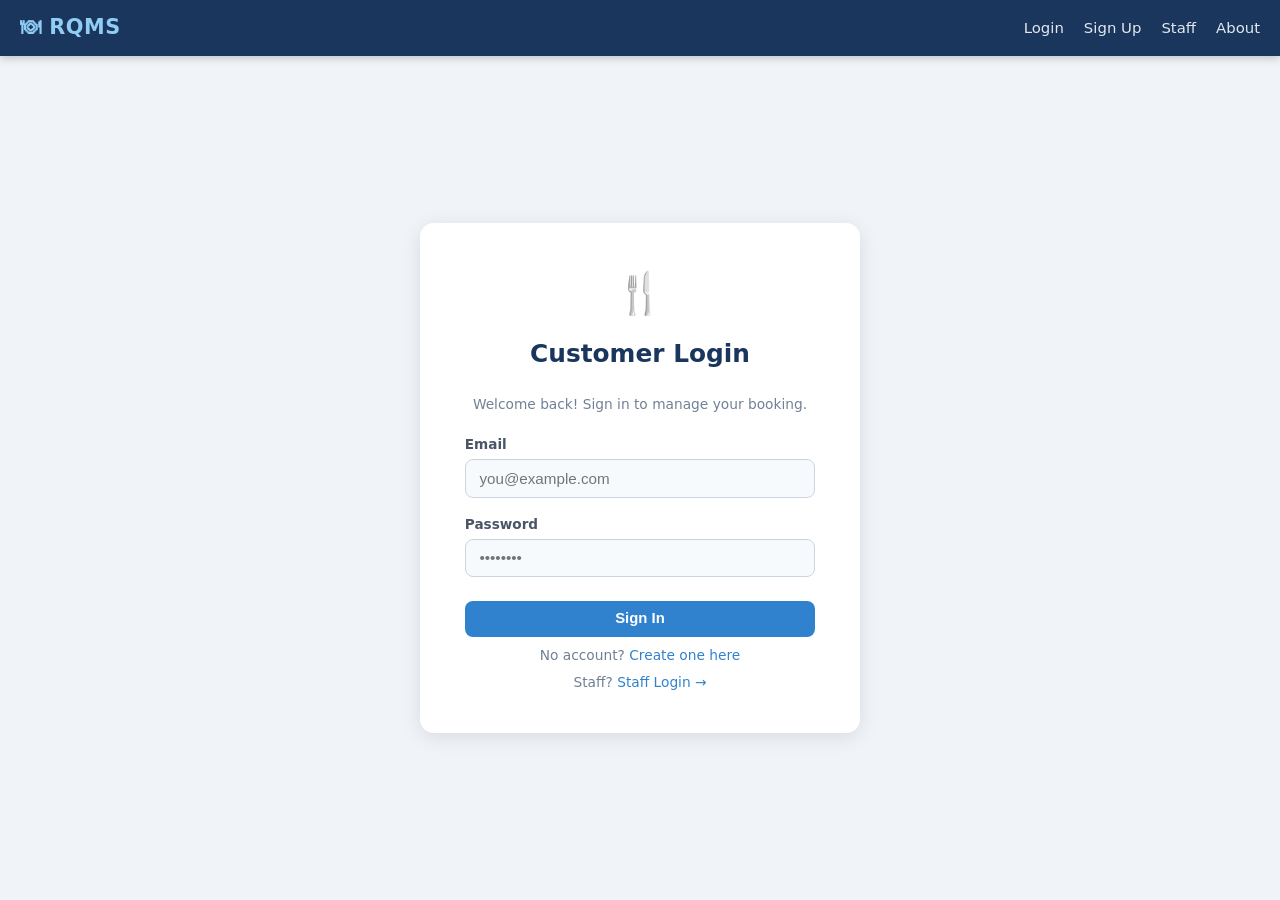
<file: view/index.html>
<!DOCTYPE html>
<html lang="en">
<head>
  <meta charset="UTF-8">
  <meta name="viewport" content="width=device-width, initial-scale=1.0">
  <title>RQMS – Customer Login</title>
  <link rel="stylesheet" href="css/base.css">
</head>
<body>

<nav>
  <span class="brand">🍽 RQMS</span>
  <ul>
    <li><a href="index.html">Login</a></li>
    <li><a href="signup.html">Sign Up</a></li>
    <li><a href="admin-login.html">Staff</a></li>
    <li><a href="aboutus.html">About</a></li>
  </ul>
</nav>

<div class="auth-wrapper">
  <div class="auth-card">
    <div style="text-align:center; margin-bottom:0.75rem; font-size:2.5rem;">🍴</div>
    <h1>Customer Login</h1>
    <p class="auth-footer text-muted" style="margin-bottom:1.2rem;">Welcome back! Sign in to manage your booking.</p>

    <div class="form-group">
      <label>Email</label>
      <input type="email" id="email" placeholder="you@example.com" autocomplete="email">
    </div>
    <div class="form-group">
      <label>Password</label>
      <input type="password" id="pw" placeholder="••••••••" autocomplete="current-password">
    </div>

    <div id="msg" class="msg-box" style="display:none"></div>

    <button class="btn btn-primary btn-full" onclick="login()">Sign In</button>

    <p class="auth-footer mt-1">No account? <a href="signup.html">Create one here</a></p>
    <p class="auth-footer" style="margin-top:0.4rem;">Staff? <a href="admin-login.html">Staff Login →</a></p>
  </div>
</div>

<script src="js/login.js"></script>
</body>
</html>
</file>
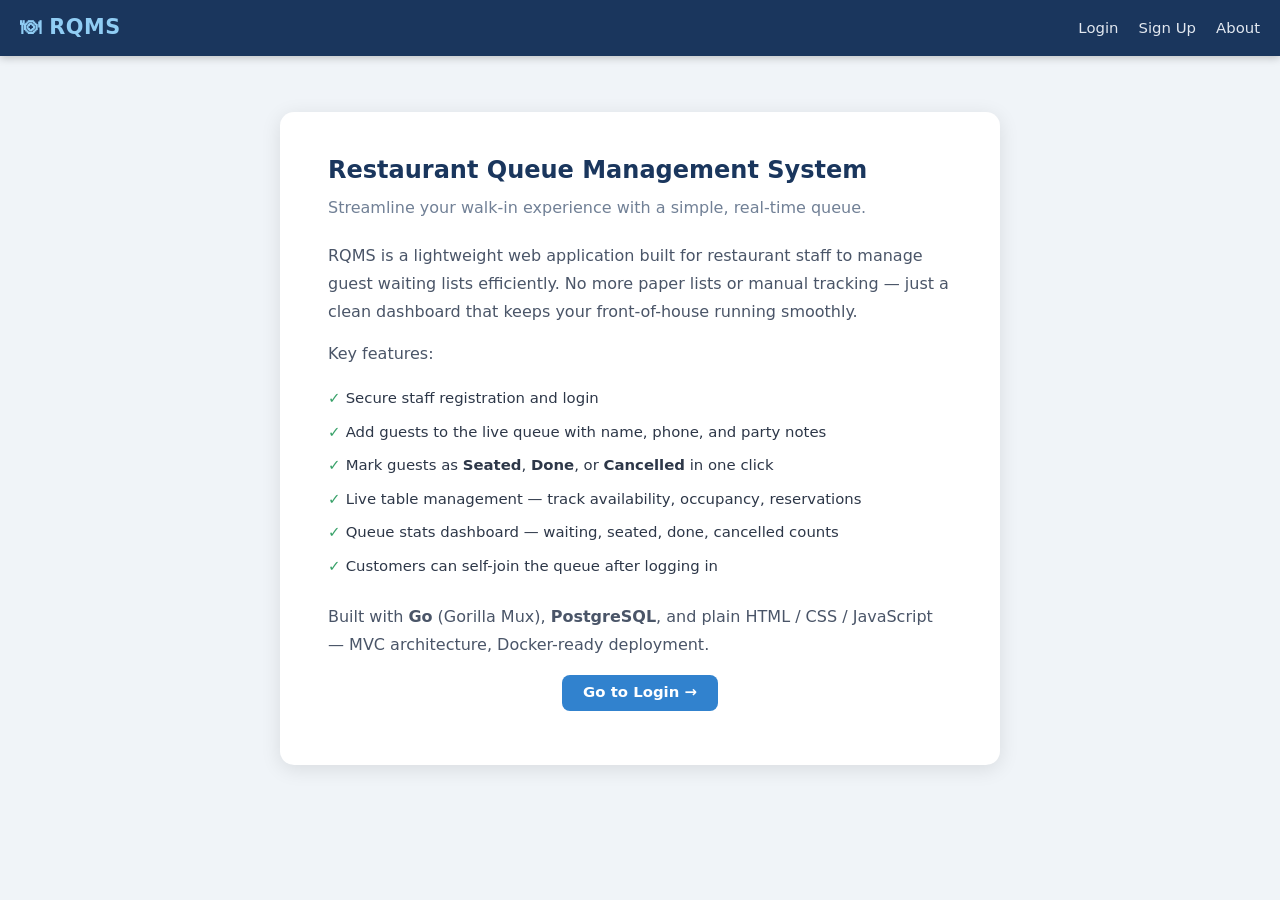
<file: view/aboutus.html>
<!DOCTYPE html>
<html lang="en">
<head>
  <meta charset="UTF-8">
  <meta name="viewport" content="width=device-width, initial-scale=1.0">
  <title>RQMS – About</title>
  <link rel="stylesheet" href="css/base.css">
</head>
<body>

<nav>
  <span class="brand">🍽 RQMS</span>
  <ul>
    <li><a href="index.html">Login</a></li>
    <li><a href="signup.html">Sign Up</a></li>
    <li><a href="aboutus.html">About</a></li>
  </ul>
</nav>

<div style="padding: 1.5rem 1rem;">
  <div class="about-card">
    <h1>Restaurant Queue Management System</h1>
    <p class="subtitle">Streamline your walk-in experience with a simple, real-time queue.</p>

    <p>
      RQMS is a lightweight web application built for restaurant staff to manage
      guest waiting lists efficiently. No more paper lists or manual tracking —
      just a clean dashboard that keeps your front-of-house running smoothly.
    </p>

    <p>Key features:</p>
    <ul class="feature-list">
      <li>Secure staff registration and login</li>
      <li>Add guests to the live queue with name, phone, and party notes</li>
      <li>Mark guests as <strong>Seated</strong>, <strong>Done</strong>, or <strong>Cancelled</strong> in one click</li>
      <li>Live table management — track availability, occupancy, reservations</li>
      <li>Queue stats dashboard — waiting, seated, done, cancelled counts</li>
      <li>Customers can self-join the queue after logging in</li>
    </ul>

    <p>
      Built with <strong>Go</strong> (Gorilla Mux), <strong>PostgreSQL</strong>,
      and plain HTML / CSS / JavaScript — MVC architecture, Docker-ready deployment.
    </p>

    <p class="text-center mt-2">
      <a href="index.html" class="btn btn-primary">Go to Login →</a>
    </p>
  </div>
</div>

</body>
</html>
</file>
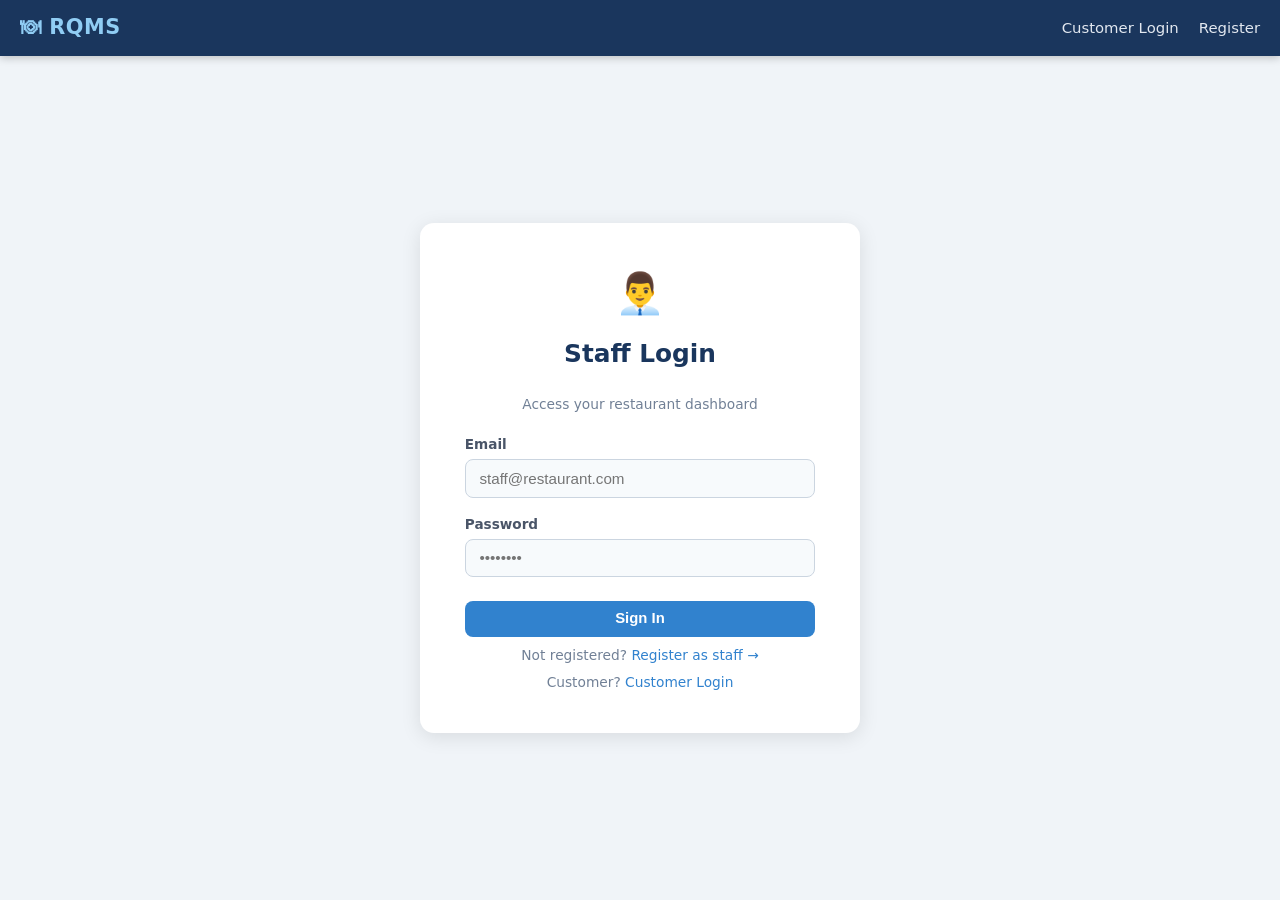
<file: view/admin-dashboard.html>
<!DOCTYPE html>
<html lang="en">
<head>
  <meta charset="UTF-8">
  <meta name="viewport" content="width=device-width, initial-scale=1.0">
  <title>RQMS – Admin Dashboard</title>
  <link rel="stylesheet" href="css/base.css">
</head>
<body>

<nav>
  <span class="brand">🍽 RQMS Admin</span>
  <ul>
    <li><span id="navStaff" style="color:#90cdf4; font-size:0.82rem;"></span></li>
    <li><a href="manage-tables.html">Manage Tables</a></li>
    <li><a href="admin-login.html" onclick="adminLogout()">Logout</a></li>
  </ul>
</nav>

<div class="dashboard" style="max-width:1200px;">

  <!-- Stats -->
  <div class="stats-grid" id="statsGrid"></div>

  <!-- Tabs -->
  <div class="tab-bar">
    <button class="tab-btn active" onclick="showTab('queue', this)">📋 Queue</button>
    <button class="tab-btn" onclick="showTab('tables', this)">🪑 Tables</button>
    <button class="tab-btn" onclick="showTab('staff', this)">👥 Staff</button>
  </div>

  <!-- Queue Tab -->
  <div id="tab-queue" class="tab-content panel">
    <div class="filter-row">
      <h3>Queue Management</h3>
      <div class="filter-actions">
        <select id="filterStatus" onchange="loadQueue()" class="filter-select">
          <option value="">All Status</option>
          <option value="waiting">Waiting</option>
          <option value="seated">Seated</option>
          <option value="done">Done</option>
          <option value="cancelled">Cancelled</option>
        </select>
        <button class="btn btn-primary btn-sm" onclick="loadQueue()">🔄 Refresh</button>
      </div>
    </div>
    <div class="table-wrap" id="queueTable"></div>
  </div>

  <!-- Tables Tab -->
  <div id="tab-tables" class="tab-content panel" style="display:none;">
    <div class="filter-row">
      <h3>Table Status</h3>
      <div class="filter-actions">
        <a href="manage-tables.html" class="btn btn-success btn-sm">⚙️ Add/Remove Tables</a>
        <button class="btn btn-primary btn-sm" onclick="loadTables()">🔄 Refresh</button>
      </div>
    </div>
    <div class="tables-grid" id="tablesGrid"></div>
  </div>

  <!-- Staff Tab -->
  <div id="tab-staff" class="tab-content panel" style="display:none;">
    <div class="filter-row">
      <h3>Staff Members</h3>
      <a href="admin-register.html" class="btn btn-success btn-sm">+ Add Staff</a>
    </div>
    <div class="table-wrap" id="staffTable"></div>
  </div>

</div>

<!-- Seat Modal -->
<div id="seatModal" class="modal-overlay" style="display:none;">
  <div class="modal-box">
    <h3>Assign Table</h3>
    <p class="text-muted" style="margin-bottom:1rem; font-size:0.88rem;">Select an available table for this guest</p>
    <input type="hidden" id="seatUserId">
    <div class="form-group">
      <label>Table Number</label>
      <select id="seatTableNo"></select>
    </div>
    <div class="modal-actions">
      <button class="btn btn-success" onclick="confirmSeat()">✅ Confirm</button>
      <button class="btn btn-danger"  onclick="closeModal()">Cancel</button>
    </div>
  </div>
</div>

<script src="js/admin-dashboard.js"></script>
</body>
</html>
</file>
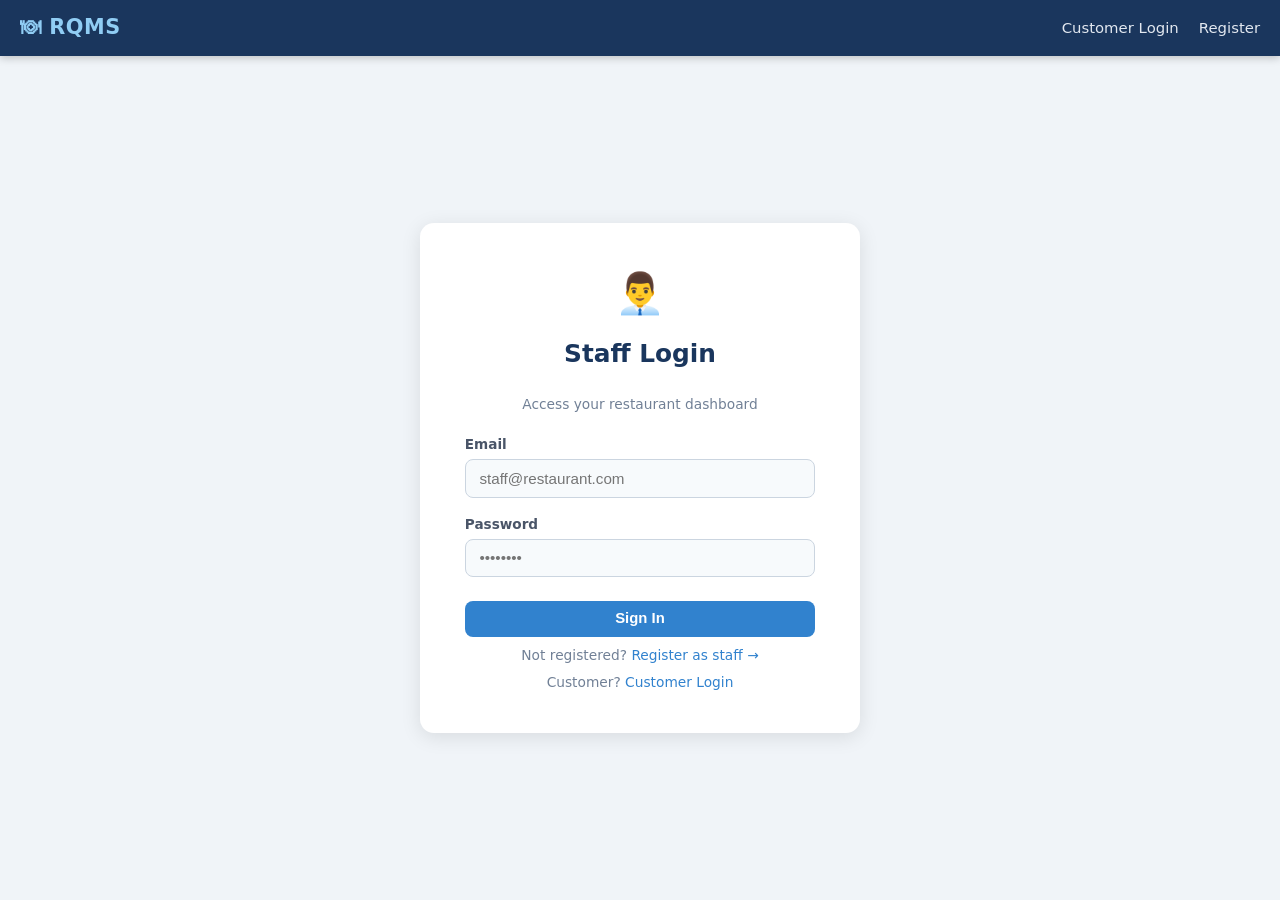
<file: view/admin-login.html>
<!DOCTYPE html>
<html lang="en">
<head>
  <meta charset="UTF-8">
  <meta name="viewport" content="width=device-width, initial-scale=1.0">
  <title>RQMS – Staff Login</title>
  <link rel="stylesheet" href="css/base.css">
</head>
<body>

<nav>
  <span class="brand">🍽 RQMS</span>
  <ul>
    <li><a href="index.html">Customer Login</a></li>
    <li><a href="admin-register.html">Register</a></li>
  </ul>
</nav>

<div class="auth-wrapper">
  <div class="auth-card">
    <div style="text-align:center; margin-bottom:0.75rem; font-size:2.5rem;">👨‍💼</div>
    <h1>Staff Login</h1>
    <p class="auth-footer text-muted" style="margin-bottom:1.2rem;">Access your restaurant dashboard</p>

    <div class="form-group">
      <label>Email</label>
      <input type="email" id="email" placeholder="staff@restaurant.com" autocomplete="email">
    </div>
    <div class="form-group">
      <label>Password</label>
      <input type="password" id="pw" placeholder="••••••••" autocomplete="current-password">
    </div>

    <div id="msg" class="msg-box" style="display:none"></div>

    <button class="btn btn-primary btn-full" onclick="staffLogin()">Sign In</button>

    <p class="auth-footer mt-1">Not registered? <a href="admin-register.html">Register as staff →</a></p>
    <p class="auth-footer" style="margin-top:0.4rem;">Customer? <a href="index.html">Customer Login</a></p>
  </div>
</div>

<script src="js/admin-login.js"></script>
</body>
</html>
</file>
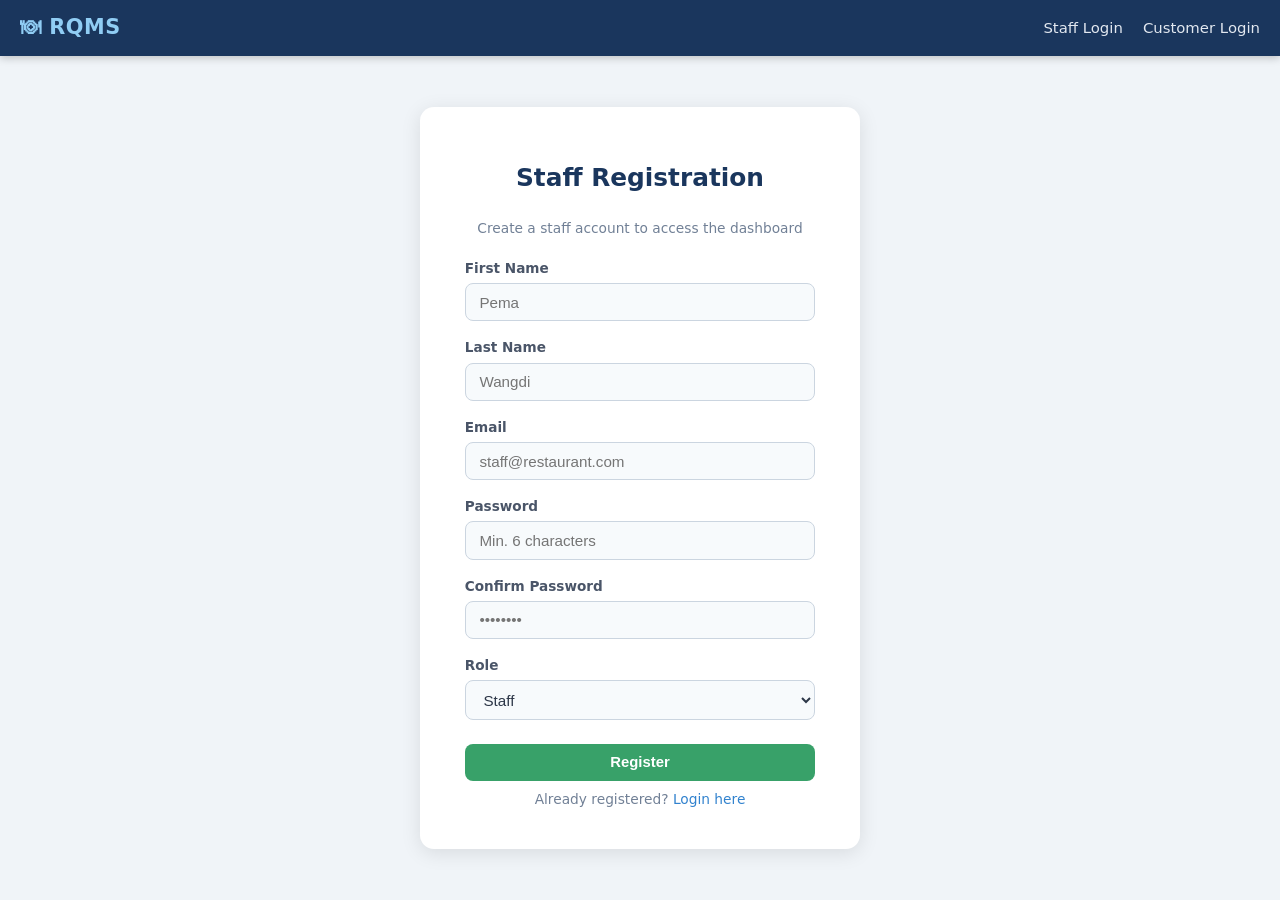
<file: view/admin-register.html>
<!DOCTYPE html>
<html lang="en">
<head>
  <meta charset="UTF-8">
  <meta name="viewport" content="width=device-width, initial-scale=1.0">
  <title>RQMS – Staff Register</title>
  <link rel="stylesheet" href="css/base.css">
</head>
<body>

<nav>
  <span class="brand">🍽 RQMS</span>
  <ul>
    <li><a href="admin-login.html">Staff Login</a></li>
    <li><a href="index.html">Customer Login</a></li>
  </ul>
</nav>

<div class="auth-wrapper">
  <div class="auth-card">
    <div style="text-align:center; margin-bottom:0.75rem; font-size:2.2rem;"></div>
    <h1>Staff Registration</h1>
    <p class="auth-footer text-muted" style="margin-bottom:1.2rem;">Create a staff account to access the dashboard</p>

    <div class="form-group">
      <label>First Name</label>
      <input type="text" id="fname" placeholder="Pema" autocomplete="given-name">
    </div>
    <div class="form-group">
      <label>Last Name</label>
      <input type="text" id="lname" placeholder="Wangdi" autocomplete="family-name">
    </div>
    <div class="form-group">
      <label>Email</label>
      <input type="email" id="email" placeholder="staff@restaurant.com" autocomplete="email">
    </div>
    <div class="form-group">
      <label>Password</label>
      <input type="password" id="pw1" placeholder="Min. 6 characters" autocomplete="new-password">
    </div>
    <div class="form-group">
      <label>Confirm Password</label>
      <input type="password" id="pw2" placeholder="••••••••" autocomplete="new-password">
    </div>
    <div class="form-group">
      <label>Role</label>
      <select id="role">
        <option value="staff">Staff</option>
        <option value="manager">Manager</option>
        <option value="admin">Admin</option>
      </select>
    </div>

    <div id="msg" class="msg-box" style="display:none"></div>

    <button class="btn btn-success btn-full" onclick="staffRegister()">Register</button>

    <p class="auth-footer mt-1">Already registered? <a href="admin-login.html">Login here</a></p>
  </div>
</div>

<script src="js/admin-register.js"></script>
</body>
</html>
</file>
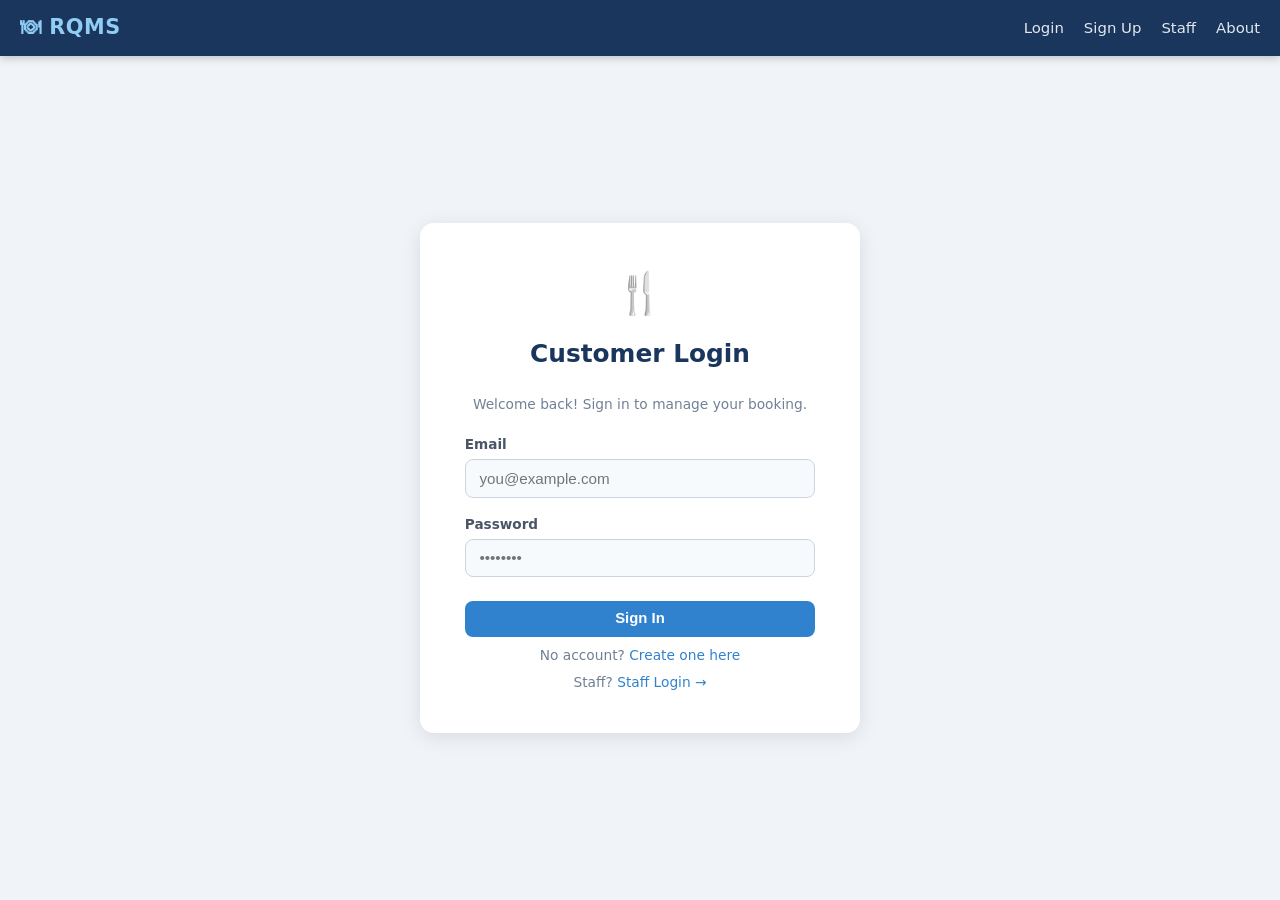
<file: view/home.html>
<!DOCTYPE html>
<html lang="en">
<head>
  <meta charset="UTF-8">
  <meta name="viewport" content="width=device-width, initial-scale=1.0">
  <title>RQMS – My Booking</title>
  <link rel="stylesheet" href="css/base.css">
</head>
<body>

<nav>
  <span class="brand">🍽 RQMS</span>
  <ul>
    <li id="navProfileChip"></li>
  </ul>
</nav>

<div class="dashboard">
  <h2>🪑 Join the Queue</h2>

  <div class="panel">
    <h3>Add Your Booking</h3>
    <p class="field-locked-hint"> Your account details are pre-filled. Only <strong>Special Note</strong> and <strong>Preferred Time</strong> can be changed.</p>

    <div class="inline-form">
      <div class="form-group">
        <label>First Name *</label>
        <div class="input-locked-wrap">
          <input type="text" id="fname" placeholder="Kinley" autocomplete="given-name">
          <span class="lock-icon"></span>
        </div>
      </div>
      <div class="form-group">
        <label>Last Name *</label>
        <div class="input-locked-wrap">
          <input type="text" id="lname" placeholder="Dorji" autocomplete="family-name">
          <span class="lock-icon"></span>
        </div>
      </div>
      <div class="form-group">
        <label>Email *</label>
        <div class="input-locked-wrap">
          <input type="email" id="email" placeholder="you@example.com" autocomplete="email">
          <span class="lock-icon"></span>
        </div>
      </div>
      <div class="form-group">
        <label>Phone *</label>
        <input type="tel" id="phone" placeholder="+975 17xxxxxx" autocomplete="tel">
      </div>
      <div class="form-group">
        <label>Special Note <span class="editable-tag">Editable</span></label>
        <input type="text" id="note" placeholder="e.g. window seat, allergy…">
      </div>
      <div class="form-group">
        <label>Preferred Time <span class="editable-tag">Editable</span></label>
        <input type="datetime-local" id="time">
      </div>
    </div>
    <div id="msg" class="msg-box" style="display:none; margin-top:0.75rem;"></div>
    <button class="btn btn-success btn-full mt-2" onclick="submitUser()"> Join Queue</button>
  </div>

  <div class="panel">
    <div class="filter-row">
      <h3> Queue Status</h3>
      <button class="btn btn-primary btn-sm" onclick="loadAll()"> Refresh</button>
    </div>

    <div class="queue-stats" id="statsBox"></div>

    <div class="table-wrap">
      <div id="tableContainer"></div>
    </div>
  </div>
</div>

<script src="js/user.js"></script>
</body>
</html>
</file>
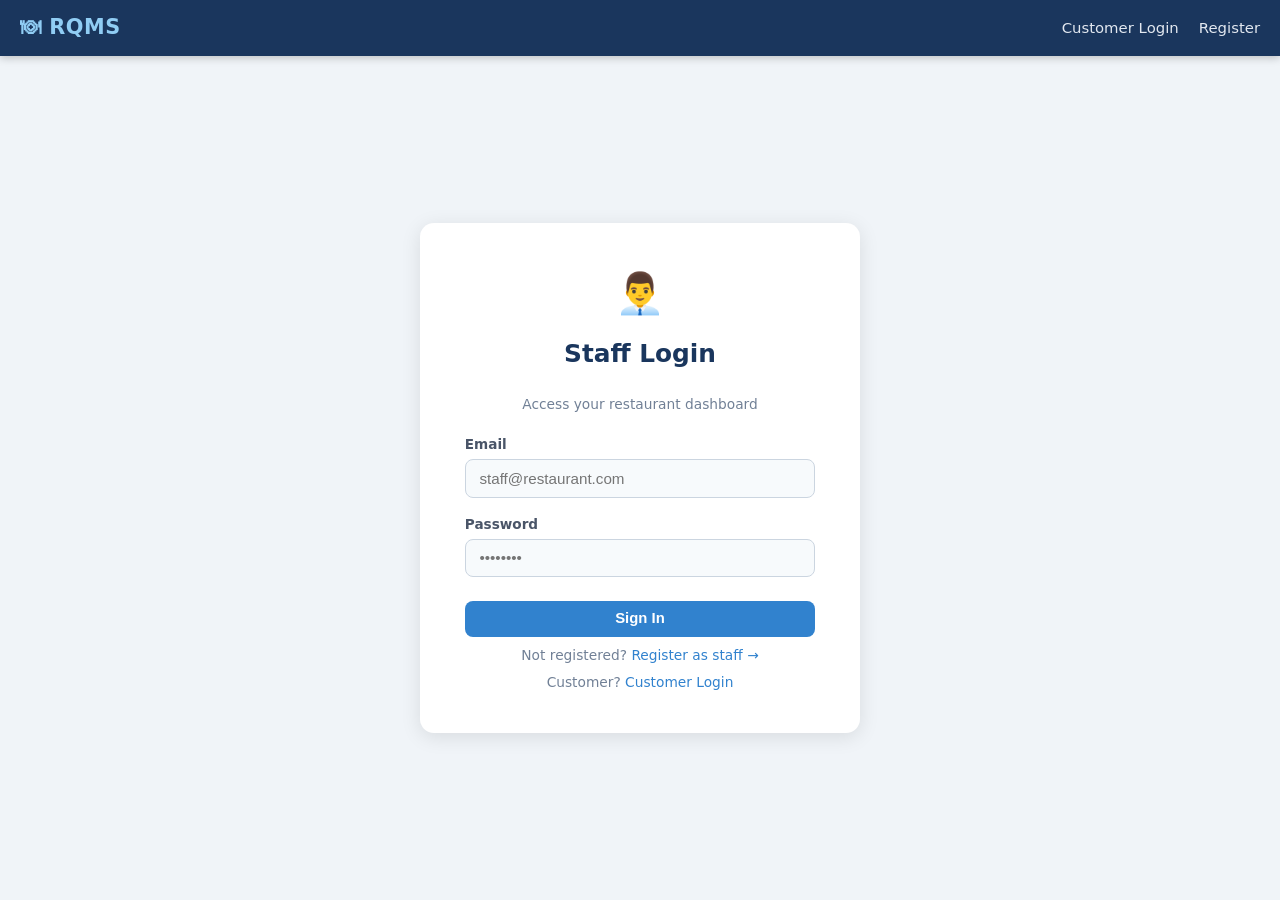
<file: view/manage-tables.html>
<!DOCTYPE html>
<html lang="en">
<head>
  <meta charset="UTF-8">
  <meta name="viewport" content="width=device-width, initial-scale=1.0">
  <title>RQMS – Manage Tables</title>
  <link rel="stylesheet" href="css/base.css">
</head>
<body>

<nav>
  <span class="brand">🍽 RQMS Admin</span>
  <ul>
    <li><a href="admin-dashboard.html">← Dashboard</a></li>
    <li><a href="admin-login.html" onclick="adminLogout()">Logout</a></li>
  </ul>
</nav>

<div class="dashboard">
  <div class="panel">
    <h3>➕ Add New Table</h3>
    <div class="inline-form">
      <div class="form-group">
        <label>Table Number <small>(e.g. T11, VIP1)</small></label>
        <input type="text" id="tableNo" placeholder="T11">
      </div>
      <div class="form-group">
        <label>Capacity</label>
        <input type="number" id="capacity" placeholder="4" min="1" max="20" value="4">
      </div>
    </div>
    <div id="msg" class="msg-box" style="display:none; margin-top:0.75rem;"></div>
    <button class="btn btn-success" onclick="addTable()"> Add Table</button>
  </div>

  <div class="panel">
    <div class="filter-row">
      <h3> All Tables</h3>
      <button class="btn btn-primary btn-sm" onclick="loadTables()"> Refresh</button>
    </div>
    <div class="tables-grid" id="tablesGrid"></div>
  </div>
</div>

<script>
  // Guard: staff only
  window.onload = function () {
    if (!localStorage.getItem('rqms_staff')) {
      window.location.href = 'admin-login.html';
      return;
    }
    loadTables();
  };

  function adminLogout() {
    localStorage.removeItem('rqms_staff');
    localStorage.removeItem('rqms_role');
  }

  async function addTable() {
    const tableNo  = document.getElementById('tableNo').value.trim();
    const capacity = parseInt(document.getElementById('capacity').value) || 4;
    const msg      = document.getElementById('msg');

    if (!tableNo) return showMsg(msg, 'Table number is required.', 'error');

    try {
      const res = await fetch('/tables/add', {
        method: 'POST',
        headers: { 'Content-Type': 'application/json' },
        body: JSON.stringify({ table_no: tableNo, capacity })
      });
      const data = await res.json();
      if (res.ok) {
        showMsg(msg, ' Table ' + tableNo + ' added!', 'success');
        document.getElementById('tableNo').value = '';
        document.getElementById('capacity').value = '4';
        loadTables();
      } else {
        showMsg(msg, data.error || 'Failed to add table.', 'error');
      }
    } catch (e) {
      showMsg(msg, 'Server error.', 'error');
    }
  }

  async function loadTables() {
    try {
      const tables = await fetch('/tables').then(r => r.json()) || [];
      const grid = document.getElementById('tablesGrid');
      if (!tables.length) {
        grid.innerHTML = '<div class="empty-state">No tables yet.</div>';
        return;
      }
      grid.innerHTML = tables.map(t => {
        const cls = {available:'table-card-available',occupied:'table-card-occupied',reserved:'table-card-reserved'}[t.status]||'table-card-available';
        const tn = t.table_no.replace(/'/g, "\\'");
        return `<div class="table-card ${cls}">
          <div class="table-number">${esc(t.table_no)}</div>
          <div class="table-cap">👥 ${t.capacity}</div>
          <div class="table-status">${t.status}</div>
          <div class="table-card-actions">
            ${t.status!=='available'?`<button class="btn btn-success btn-sm" onclick="setStatus('${tn}','available')">Free</button>`:''}
            ${t.status==='available'?`<button class="btn btn-warning btn-sm" onclick="setStatus('${tn}','reserved')">Reserve</button>`:''}
            <button class="btn btn-danger btn-sm" onclick="deleteTable('${tn}')">🗑 Remove</button>
          </div>
        </div>`;
      }).join('');
    } catch(e) {}
  }

  async function setStatus(tableNo, status) {
    await fetch('/tables/status', {
      method:'PUT', headers:{'Content-Type':'application/json'},
      body: JSON.stringify({table_no: tableNo, status})
    });
    loadTables();
  }

  async function deleteTable(tableNo) {
    if (!confirm('Remove table ' + tableNo + '? This cannot be undone.')) return;
    const res = await fetch('/tables/delete', {
      method: 'DELETE',
      headers: { 'Content-Type': 'application/json' },
      body: JSON.stringify({ table_no: tableNo })
    });
    if (res.ok) loadTables();
    else alert('Could not delete table.');
  }

  function showMsg(el, text, type) {
    el.style.display = 'block';
    el.textContent   = text;
    el.className     = 'msg-box ' + (type === 'error' ? 'msg-error' : 'msg-success');
  }

  function esc(s) {
    return String(s||'').replace(/&/g,'&amp;').replace(/</g,'&lt;').replace(/>/g,'&gt;');
  }
</script>
</body>
</html>
</file>
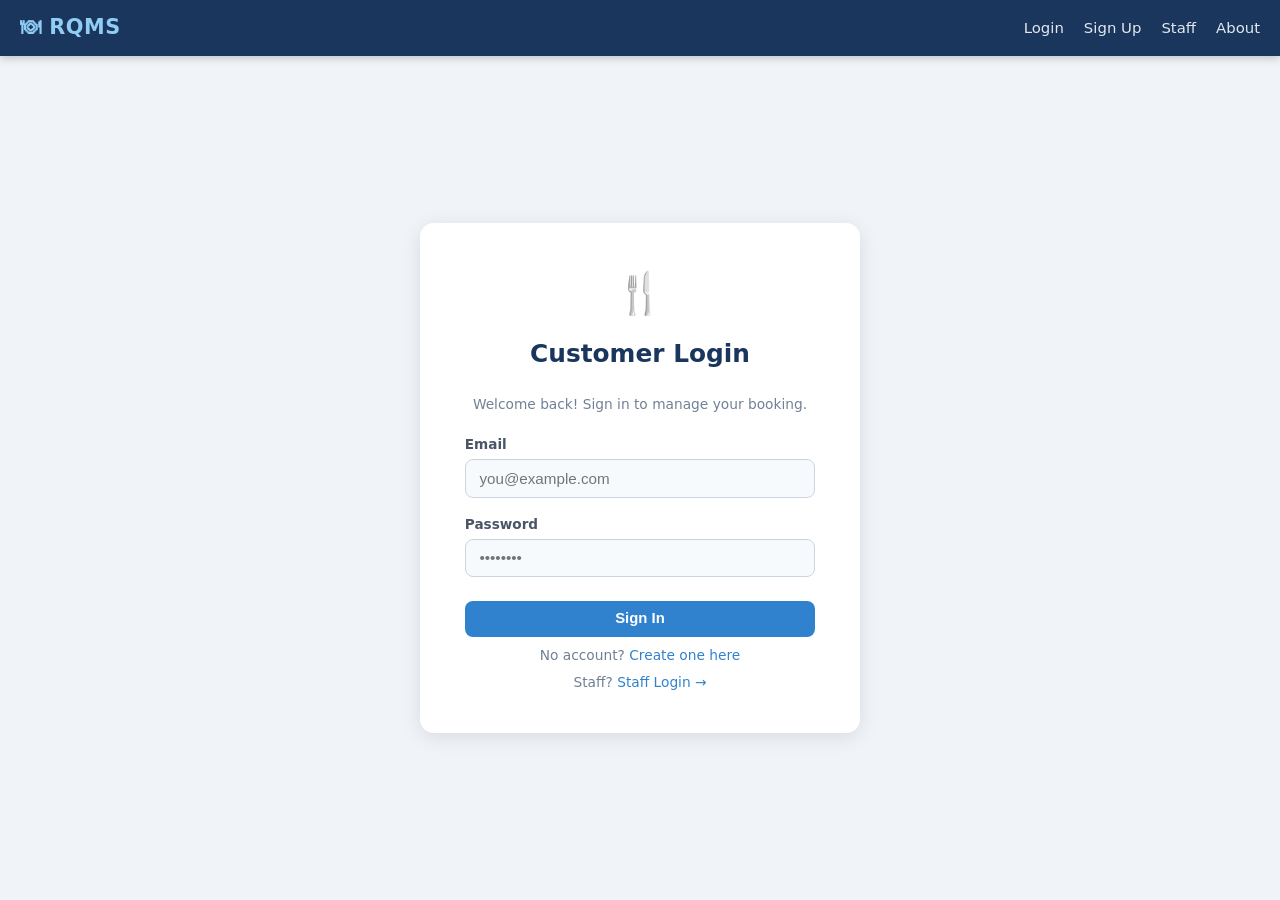
<file: view/profile.html>
<!DOCTYPE html>
<html lang="en">
<head>
  <meta charset="UTF-8">
  <meta name="viewport" content="width=device-width, initial-scale=1.0">
  <title>RQMS – My Profile</title>
  <link rel="stylesheet" href="css/base.css">
  <style>
    /* ── Profile page specific styles ── */
    .profile-page {
      max-width: 760px;
      margin: 2.5rem auto;
      padding: 0 1.25rem 3rem;
    }

    /* Hero card */
    .profile-hero {
      background: linear-gradient(135deg, var(--navy) 0%, var(--blue) 100%);
      border-radius: 18px;
      padding: 2.5rem 2rem 2rem;
      display: flex;
      align-items: center;
      gap: 1.75rem;
      color: var(--white);
      box-shadow: 0 8px 32px rgba(26,54,93,.35);
      margin-bottom: 1.5rem;
      position: relative;
      overflow: hidden;
    }
    .profile-hero::before {
      content: '';
      position: absolute;
      inset: 0;
      background: url("data:image/svg+xml,%3Csvg width='60' height='60' viewBox='0 0 60 60' xmlns='http://www.w3.org/2000/svg'%3E%3Cg fill='none' fill-rule='evenodd'%3E%3Cg fill='%23ffffff' fill-opacity='0.04'%3E%3Ccircle cx='30' cy='30' r='28'/%3E%3C/g%3E%3C/g%3E%3C/svg%3E") repeat;
      pointer-events: none;
    }

    .avatar-xl {
      width: 96px;
      height: 96px;
      border-radius: 50%;
      background: linear-gradient(135deg, #63b3ed, #3182ce);
      border: 4px solid rgba(255,255,255,.35);
      color: var(--white);
      font-weight: 900;
      font-size: 2.2rem;
      display: flex;
      align-items: center;
      justify-content: two;
      align-items: center;
      justify-content: center;
      flex-shrink: 0;
      letter-spacing: -1px;
      box-shadow: 0 4px 18px rgba(0,0,0,.3);
      user-select: none;
      position: relative;
      z-index: 1;
    }

    .hero-info {
      position: relative;
      z-index: 1;
    }
    .hero-name {
      font-size: 1.6rem;
      font-weight: 800;
      letter-spacing: -0.3px;
      margin-bottom: 0.2rem;
    }
    .hero-email {
      font-size: 0.9rem;
      color: #90cdf4;
      margin-bottom: 0.65rem;
    }
    .hero-badge {
      display: inline-flex;
      align-items: center;
      gap: 0.3rem;
      background: rgba(255,255,255,.15);
      border: 1px solid rgba(255,255,255,.25);
      border-radius: 99px;
      padding: 0.2rem 0.75rem;
      font-size: 0.78rem;
      font-weight: 600;
      color: #bee3f8;
      backdrop-filter: blur(4px);
    }

    /* Info cards row */
    .profile-cards {
      display: grid;
      grid-template-columns: repeat(auto-fit, minmax(200px, 1fr));
      gap: 1rem;
      margin-bottom: 1.5rem;
    }
    .info-card {
      background: var(--white);
      border-radius: 14px;
      padding: 1.25rem 1.25rem 1rem;
      box-shadow: var(--shadow-sm);
      border: 1px solid var(--gray-200);
    }
    .info-card-label {
      font-size: 0.74rem;
      font-weight: 700;
      text-transform: uppercase;
      letter-spacing: 0.08em;
      color: var(--gray-500);
      margin-bottom: 0.4rem;
    }
    .info-card-value {
      font-size: 1rem;
      font-weight: 700;
      color: var(--gray-800);
      word-break: break-all;
    }
    .info-card-icon {
      font-size: 1.4rem;
      margin-bottom: 0.6rem;
    }

    /* Booking section */
    .section-title {
      font-size: 1.05rem;
      font-weight: 700;
      color: var(--navy);
      margin-bottom: 1rem;
      display: flex;
      align-items: center;
      gap: 0.5rem;
    }

    /* Booking form panel */
    .booking-panel {
      background: var(--white);
      border-radius: 16px;
      padding: 1.75rem 1.5rem;
      box-shadow: var(--shadow-sm);
      border: 1px solid var(--gray-200);
      margin-bottom: 1.5rem;
    }

    .form-grid {
      display: grid;
      grid-template-columns: 1fr 1fr;
      gap: 0.9rem;
    }
    @media (max-width: 520px) {
      .form-grid { grid-template-columns: 1fr; }
      .profile-hero { flex-direction: column; text-align: center; }
    }
    .form-grid .full-col { grid-column: 1 / -1; }

    /* Date/time validation feedback */
    .time-hint {
      font-size: 0.78rem;
      color: var(--gray-500);
      margin-top: 0.3rem;
    }
    .time-hint.warn {
      color: #c05621;
      font-weight: 600;
    }
    .time-hint.ok {
      color: var(--green-dk);
      font-weight: 600;
    }

    #msg { margin-top: 1rem; }

    /* Bookings history */
    .history-panel {
      background: var(--white);
      border-radius: 16px;
      padding: 1.75rem 1.5rem;
      box-shadow: var(--shadow-sm);
      border: 1px solid var(--gray-200);
    }
    .booking-row {
      display: flex;
      align-items: center;
      justify-content: space-between;
      padding: 0.8rem 0;
      border-bottom: 1px solid var(--gray-200);
      gap: 0.75rem;
      flex-wrap: wrap;
    }
    .booking-row:last-child { border-bottom: none; }
    .booking-time {
      font-size: 0.87rem;
      font-weight: 700;
      color: var(--gray-800);
    }
    .booking-meta {
      font-size: 0.78rem;
      color: var(--gray-500);
      margin-top: 0.15rem;
    }

    .empty-state {
      text-align: center;
      color: var(--gray-500);
      padding: 2rem 1rem;
      font-size: 0.95rem;
    }
  </style>
</head>
<body>

<nav>
  <a class="brand" href="home.html">🍽 RQMS</a>
  <ul>
    <li><a href="home.html">Queue</a></li>
    <li id="navProfileChip"></li>
  </ul>
</nav>

<div class="profile-page">

  <!-- ── Hero ── -->
  <div class="profile-hero">
    <div class="avatar-xl" id="heroAvatar">?</div>
    <div class="hero-info">
      <div class="hero-name" id="heroName">Loading…</div>
      <div class="hero-email" id="heroEmail"></div>
      <div class="hero-badge"> Restaurant Queue Member</div>
    </div>
  </div>

  <!-- ── Info cards ── -->
  <div class="profile-cards">
    <div class="info-card">
      <div class="info-card-icon"></div>
      <div class="info-card-label">Email</div>
      <div class="info-card-value" id="cardEmail">—</div>
    </div>
    <div class="info-card">
      <div class="info-card-icon"></div>
      <div class="info-card-label">Phone</div>
      <div class="info-card-value" id="cardPhone">—</div>
    </div>
    <div class="info-card">
      <div class="info-card-icon">👤</div>
      <div class="info-card-label">Account</div>
      <div class="info-card-value" id="cardRole">Guest</div>
    </div>
  </div>

  <!-- ── Book a slot ── -->
  <div class="booking-panel">
    <div class="section-title">🗓 Book a Table</div>
    <p class="field-locked-hint" style="margin-bottom:1rem;">
      ✅ Your details are pre-filled. Choose a future date &amp; time to join the queue.
    </p>

    <div class="form-grid">
      <div class="form-group">
        <label>First Name *</label>
        <div class="input-locked-wrap">
          <input type="text" id="fname" placeholder="First name" autocomplete="given-name">
          <span class="lock-icon">🔒</span>
        </div>
      </div>
      <div class="form-group">
        <label>Last Name *</label>
        <div class="input-locked-wrap">
          <input type="text" id="lname" placeholder="Last name" autocomplete="family-name">
          <span class="lock-icon">🔒</span>
        </div>
      </div>
      <div class="form-group">
        <label>Email *</label>
        <div class="input-locked-wrap">
          <input type="email" id="email" placeholder="you@example.com" autocomplete="email">
          <span class="lock-icon">🔒</span>
        </div>
      </div>
      <div class="form-group">
        <label>Phone *</label>
        <input type="tel" id="phone" placeholder="+975 17xxxxxx" autocomplete="tel">
      </div>
      <div class="form-group full-col">
        <label>Special Note <span class="editable-tag">Editable</span></label>
        <input type="text" id="note" placeholder="e.g. window seat, allergy…">
      </div>
      <div class="form-group full-col">
        <label>Preferred Date &amp; Time <span class="editable-tag">Editable</span></label>
        <input type="datetime-local" id="time" oninput="validateTime()">
        <div class="time-hint" id="timeHint">Select a future date and time.</div>
      </div>
    </div>

    <div id="msg" class="msg-box" style="display:none;"></div>
    <button class="btn btn-success btn-full mt-2" onclick="submitUser()">➕ Join Queue</button>
  </div>

  <!-- ── My bookings ── -->
  <div class="history-panel">
    <div class="section-title" style="justify-content:space-between;">
      <span>📋 My Bookings</span>
      <button class="btn btn-primary btn-sm" onclick="loadMyBookings()">🔄 Refresh</button>
    </div>
    <div id="myBookings"><div class="empty-state">Loading…</div></div>
  </div>

</div>

<script src="js/user.js"></script>
<script>
/* ── Profile page init ── */
window.onload = function () {
  const stored = localStorage.getItem('rqms_user');
  if (!stored) { window.location.href = 'index.html'; return; }

  const firstName = localStorage.getItem('rqms_first_name') || '';
  const lastName  = localStorage.getItem('rqms_last_name')  || '';
  const email     = localStorage.getItem('rqms_email')      || stored;
  const phone     = localStorage.getItem('rqms_phone')      || '';
  const role      = localStorage.getItem('rqms_role')       || 'user';

  // Build initials (up to 2 chars)
  const initials = buildInitials(firstName, lastName, email);
  const fullName = [firstName, lastName].filter(Boolean).join(' ') || email;

  // Hero
  document.getElementById('heroAvatar').textContent = initials;
  document.getElementById('heroName').textContent   = fullName;
  document.getElementById('heroEmail').textContent  = email;

  // Info cards
  document.getElementById('cardEmail').textContent = email;
  document.getElementById('cardPhone').textContent = phone || '—';
  document.getElementById('cardRole').textContent  = role === 'admin' ? '🛡 Admin' : '🙋 Guest';

  // Nav chip
  buildNavProfile(firstName, lastName, email);

  // Pre-fill & lock booking form
  prefillAndLock('fname', firstName);
  prefillAndLock('lname', lastName);
  prefillAndLock('email', email);
  if (phone) prefillAndLock('phone', phone);

  // Set minimum datetime to NOW
  setMinDateTime();

  loadMyBookings();
};

function buildInitials(first, last, email) {
  if (first && last)  return (first[0] + last[0]).toUpperCase();
  if (first)          return first.slice(0, 2).toUpperCase();
  if (last)           return last.slice(0, 2).toUpperCase();
  if (email)          return email[0].toUpperCase();
  return '?';
}

/* ── Date/time enforcement ── */
function setMinDateTime() {
  const input = document.getElementById('time');
  if (!input) return;
  // Format: YYYY-MM-DDTHH:MM (local time, no seconds)
  const now = new Date();
  // add 1 minute buffer so "now" isn't instantly invalid
  now.setMinutes(now.getMinutes() + 1);
  const pad = n => String(n).padStart(2, '0');
  const min = `${now.getFullYear()}-${pad(now.getMonth()+1)}-${pad(now.getDate())}T${pad(now.getHours())}:${pad(now.getMinutes())}`;
  input.min = min;
}

function validateTime() {
  const input  = document.getElementById('time');
  const hint   = document.getElementById('timeHint');
  const val    = input.value;
  if (!val) {
    hint.textContent = 'Select a future date and time.';
    hint.className   = 'time-hint';
    return false;
  }
  const chosen = new Date(val);
  const now    = new Date();
  if (chosen <= now) {
    hint.textContent = '⚠️ Please choose a future date and time. Past bookings are not allowed.';
    hint.className   = 'time-hint warn';
    input.setCustomValidity('Past date/time not allowed.');
    return false;
  }
  hint.textContent = '✅ Great — this time slot is available!';
  hint.className   = 'time-hint ok';
  input.setCustomValidity('');
  return true;
}

/* ── Submit override with time guard ── */
async function submitUser() {
  // Re-validate time before submitting
  const timeInput = document.getElementById('time');
  const msg       = document.getElementById('msg');

  if (!timeInput.value) {
    showMsg(msg, '⏰ Please select a preferred date and time.', 'error');
    return;
  }
  if (!validateTime()) {
    showMsg(msg, '⚠️ You cannot book a past date or time. Please choose a future slot.', 'error');
    return;
  }

  const fname = document.getElementById('fname').value.trim();
  const lname = document.getElementById('lname').value.trim();
  const email = document.getElementById('email').value.trim();
  const phone = document.getElementById('phone').value.trim();
  const note  = document.getElementById('note').value.trim();
  const time  = timeInput.value;

  if (!fname || !lname || !email || !phone) {
    showMsg(msg, 'Please fill in all required fields (name, email, phone).', 'error');
    return;
  }

  localStorage.setItem('rqms_phone', phone);

  try {
    const res  = await fetch('/user', {
      method: 'POST',
      headers: { 'Content-Type': 'application/json' },
      body: JSON.stringify({ first_name: fname, last_name: lname, email, phone, note, time, status: 'waiting' })
    });
    const data = await res.json();
    if (res.ok) {
      showMsg(msg, '✅ You have joined the queue! Staff will notify you.', 'success');
      ['note','time'].forEach(id => document.getElementById(id).value = '');
      document.getElementById('timeHint').textContent = 'Select a future date and time.';
      document.getElementById('timeHint').className = 'time-hint';
      loadMyBookings();
    } else {
      showMsg(msg, data.error || 'Failed to join queue.', 'error');
    }
  } catch (e) {
    showMsg(msg, 'Server error. Please try again.', 'error');
  }
}

/* ── My bookings ── */
async function loadMyBookings() {
  const container = document.getElementById('myBookings');
  const myEmail   = localStorage.getItem('rqms_email') || '';
  try {
    const users = await fetch('/users').then(r => r.json()) || [];
    const mine  = users.filter(u => u.email === myEmail);

    if (!mine.length) {
      container.innerHTML = '<div class="empty-state">You have no bookings yet. Book a table above! 🍽</div>';
      return;
    }

    const statusIcon = { waiting: '⏳', seated: '🪑', done: '✅', cancelled: '❌' };
    const statusClass = { waiting: 'status-waiting', seated: 'status-seated', done: 'status-done', cancelled: 'status-cancelled' };

    container.innerHTML = mine.map(u => `
      <div class="booking-row">
        <div>
          <div class="booking-time">${u.time ? formatDateTime(u.time) : 'No time set'}</div>
          <div class="booking-meta">Note: ${u.note || '—'} · Table: ${u.table_no || '—'}</div>
        </div>
        <span class="status-badge ${statusClass[u.status] || 'status-waiting'}">
          ${statusIcon[u.status] || '⏳'} ${u.status}
        </span>
      </div>
    `).join('');
  } catch (e) {
    container.innerHTML = '<div class="empty-state">Could not load bookings.</div>';
  }
}

function formatDateTime(str) {
  if (!str) return '—';
  try {
    return new Date(str).toLocaleString(undefined, {
      dateStyle: 'medium', timeStyle: 'short'
    });
  } catch { return str; }
}

function showMsg(el, text, type) {
  el.style.display = 'block';
  el.textContent   = text;
  el.className     = 'msg-box ' + (type === 'error' ? 'msg-error' : 'msg-success');
}
</script>
</body>
</html>
</file>
<file: view/css/base.css>
/* ══════════════════════════════════════════════════════════════
   RQMS  –  Base Stylesheet  (mobile-first, fully responsive)
══════════════════════════════════════════════════════════════ */

/* ── Reset ─────────────────────────────────────────────────── */
*, *::before, *::after { box-sizing: border-box; margin: 0; padding: 0; }

/* ── CSS Variables ─────────────────────────────────────────── */
:root {
  --navy:      #1a365d;
  --blue:      #2b6cb0;
  --blue-lt:   #3182ce;
  --sky:       #90cdf4;
  --green:     #38a169;
  --green-dk:  #276749;
  --red:       #e53e3e;
  --red-dk:    #c53030;
  --orange:    #dd6b20;
  --bg:        #f0f4f8;
  --white:     #ffffff;
  --gray-100:  #f7fafc;
  --gray-200:  #edf2f7;
  --gray-300:  #e2e8f0;
  --gray-400:  #cbd5e0;
  --gray-500:  #a0aec0;
  --gray-600:  #718096;
  --gray-700:  #4a5568;
  --gray-800:  #2d3748;
  --nav-h:     56px;
  --radius:    8px;
  --shadow-sm: 0 2px 8px rgba(0,0,0,.08);
  --shadow-md: 0 4px 20px rgba(0,0,0,.10);
  --shadow-lg: 0 8px 32px rgba(0,0,0,.15);
}

/* ── Base ──────────────────────────────────────────────────── */
html { scroll-behavior: smooth; }
body {
  font-family: 'Segoe UI', system-ui, -apple-system, Arial, sans-serif;
  background: var(--bg);
  color: var(--gray-800);
  min-height: 100vh;
  font-size: 16px;
  line-height: 1.5;
}
a { color: var(--blue-lt); text-decoration: none; }
a:hover { text-decoration: underline; }
img { max-width: 100%; display: block; }

/* ── Navbar ────────────────────────────────────────────────── */
nav {
  background: var(--navy);
  color: var(--white);
  display: flex;
  align-items: center;
  justify-content: space-between;
  padding: 0 1.25rem;
  height: var(--nav-h);
  box-shadow: 0 2px 8px rgba(0,0,0,.22);
  position: sticky;
  top: 0;
  z-index: 200;
  gap: 0.75rem;
}
nav .brand {
  font-size: 1.15rem;
  font-weight: 700;
  letter-spacing: 0.5px;
  color: var(--sky);
  white-space: nowrap;
  flex-shrink: 0;
}
nav ul {
  list-style: none;
  display: flex;
  gap: 0.75rem;
  flex-wrap: wrap;
  justify-content: flex-end;
  align-items: center;
}
nav ul li a, nav ul li span {
  color: #e2e8f0;
  font-size: 0.88rem;
  transition: color .2s;
  white-space: nowrap;
}
nav ul li a:hover { color: var(--sky); text-decoration: none; }

/* ── Auth layout ───────────────────────────────────────────── */
.auth-wrapper {
  display: flex;
  justify-content: center;
  align-items: center;
  min-height: calc(100vh - var(--nav-h));
  padding: 1.5rem 1rem;
}
.auth-card {
  background: var(--white);
  border-radius: 14px;
  box-shadow: var(--shadow-md);
  padding: 2rem 1.75rem;
  width: 100%;
  max-width: 440px;
}
.auth-card h1 {
  font-size: 1.55rem;
  color: var(--navy);
  margin-bottom: 1.4rem;
  text-align: center;
}
.auth-footer {
  text-align: center;
  margin-top: 0.85rem;
  font-size: 0.86rem;
  color: var(--gray-600);
}

/* ── Form elements ─────────────────────────────────────────── */
.form-group { margin-bottom: 1rem; }
.form-group label {
  display: block;
  font-size: 0.85rem;
  font-weight: 600;
  margin-bottom: 0.3rem;
  color: var(--gray-700);
}
.form-group input,
.form-group select,
.filter-select {
  width: 100%;
  padding: 0.6rem 0.85rem;
  border: 1.5px solid var(--gray-400);
  border-radius: var(--radius);
  font-size: 0.95rem;
  outline: none;
  background: var(--gray-100);
  transition: border-color .2s, background .2s;
  color: var(--gray-800);
}
.form-group input:focus,
.form-group select:focus,
.filter-select:focus {
  border-color: var(--blue-lt);
  background: var(--white);
}

/* ── Buttons ───────────────────────────────────────────────── */
.btn {
  display: inline-flex;
  align-items: center;
  justify-content: center;
  gap: 0.35rem;
  padding: 0.58rem 1.3rem;
  border: none;
  border-radius: var(--radius);
  font-size: 0.93rem;
  font-weight: 600;
  cursor: pointer;
  transition: background .2s, transform .1s, box-shadow .15s;
  line-height: 1.2;
}
.btn:active { transform: scale(.97); }
.btn-primary  { background: var(--blue-lt); color: var(--white); }
.btn-primary:hover  { background: #2563eb; box-shadow: 0 2px 8px rgba(49,130,206,.35); }
.btn-success  { background: var(--green);   color: var(--white); }
.btn-success:hover  { background: var(--green-dk); }
.btn-danger   { background: var(--red);     color: var(--white); }
.btn-danger:hover   { background: var(--red-dk); }
.btn-warning  { background: var(--orange);  color: var(--white); }
.btn-warning:hover  { background: #c05621; }
.btn-sm { padding: 0.32rem 0.75rem; font-size: 0.8rem; border-radius: 6px; }
.btn-full { width: 100%; margin-top: 0.5rem; }

/* ── Messages ──────────────────────────────────────────────── */
.msg-box {
  padding: 0.65rem 1rem;
  border-radius: var(--radius);
  font-size: 0.87rem;
  font-weight: 600;
  margin: 0.5rem 0;
}
.msg-success { background: #c6f6d5; color: #22543d; border: 1px solid #9ae6b4; }
.msg-error   { background: #fed7d7; color: #742a2a; border: 1px solid #fc8181; }

/* ── Dashboard ─────────────────────────────────────────────── */
.dashboard {
  max-width: 1200px;
  margin: 1.5rem auto;
  padding: 0 1rem;
}
.dashboard h2 { font-size: 1.3rem; color: var(--navy); margin-bottom: 1rem; }

/* ── Panel ─────────────────────────────────────────────────── */
.panel {
  background: var(--white);
  border-radius: 12px;
  box-shadow: var(--shadow-sm);
  padding: 1.25rem 1.4rem;
  margin-bottom: 1.5rem;
}
.panel h3 { font-size: 1rem; color: var(--blue); margin-bottom: 0.85rem; }

/* ── Inline booking form (wraps on mobile) ─────────────────── */
.inline-form {
  display: grid;
  grid-template-columns: repeat(auto-fill, minmax(180px, 1fr));
  gap: 0.75rem;
  align-items: end;
}
.inline-form .form-group { margin-bottom: 0; }

/* ── Stats grid ────────────────────────────────────────────── */
.stats-grid {
  display: grid;
  grid-template-columns: repeat(auto-fill, minmax(140px, 1fr));
  gap: 0.85rem;
  margin-bottom: 1.4rem;
}
.stat-card {
  background: var(--white);
  border-radius: 10px;
  box-shadow: var(--shadow-sm);
  padding: 0.9rem 1rem;
  font-size: 0.85rem;
  color: var(--gray-700);
  border-left: 4px solid var(--gray-400);
  line-height: 1.7;
}
.stat-card strong { font-size: 1.7rem; display: block; color: var(--navy); }
.stat-waiting  { border-color: #d69e2e; }
.stat-seated   { border-color: var(--green); }
.stat-done     { border-color: var(--blue-lt); }
.stat-cancelled{ border-color: var(--red); }
.stat-total    { border-color: var(--navy); }

/* ── Tab bar ───────────────────────────────────────────────── */
.tab-bar {
  display: flex;
  gap: 0.45rem;
  margin-bottom: 1rem;
  flex-wrap: wrap;
}
.tab-btn {
  padding: 0.45rem 1.1rem;
  border: 2px solid var(--gray-400);
  border-radius: var(--radius);
  background: var(--white);
  color: var(--gray-700);
  font-size: 0.88rem;
  font-weight: 600;
  cursor: pointer;
  transition: all .2s;
}
.tab-btn:hover { border-color: var(--blue-lt); color: var(--blue-lt); }
.tab-btn.active { background: var(--blue-lt); color: var(--white); border-color: var(--blue-lt); }

/* ── Filter row ────────────────────────────────────────────── */
.filter-row {
  display: flex;
  justify-content: space-between;
  align-items: center;
  gap: 0.6rem;
  flex-wrap: wrap;
  margin-bottom: 1rem;
}
.filter-row h3 { margin: 0; }
.filter-row .filter-actions { display: flex; gap: 0.5rem; flex-wrap: wrap; align-items: center; }
.filter-select {
  width: auto;
  min-width: 130px;
  padding: 0.38rem 0.75rem;
}

/* ── Responsive table ──────────────────────────────────────── */
.table-wrap { overflow-x: auto; -webkit-overflow-scrolling: touch; }
table {
  width: 100%;
  min-width: 560px;          /* prevents cramping; wrapper scrolls on small screens */
  border-collapse: collapse;
  background: var(--white);
  border-radius: 10px;
  overflow: hidden;
  box-shadow: var(--shadow-sm);
  font-size: 0.88rem;
}
thead { background: var(--blue); color: var(--white); }
thead th {
  padding: 0.7rem 0.85rem;
  text-align: left;
  font-size: 0.82rem;
  font-weight: 600;
  letter-spacing: .3px;
  white-space: nowrap;
}
tbody tr { border-bottom: 1px solid var(--gray-300); transition: background .15s; }
tbody tr:last-child { border-bottom: none; }
tbody tr:hover { background: #ebf8ff; }
tbody td { padding: 0.6rem 0.85rem; vertical-align: middle; }

/* ── Status badges ─────────────────────────────────────────── */
.status-badge {
  display: inline-block;
  padding: 0.18rem 0.65rem;
  border-radius: 99px;
  font-size: 0.74rem;
  font-weight: 700;
  text-transform: uppercase;
  letter-spacing: .4px;
  white-space: nowrap;
}
.status-waiting   { background: #fefcbf; color: #744210; }
.status-seated    { background: #c6f6d5; color: #22543d; }
.status-done      { background: #bee3f8; color: #2c5282; }
.status-cancelled { background: #fed7d7; color: #742a2a; }

/* ── Action buttons inside table ───────────────────────────── */
.action-btns { display: flex; gap: 0.35rem; flex-wrap: wrap; }

/* ── Queue stats bar (customer view) ───────────────────────── */
.queue-stats { display: flex; gap: 0.75rem; flex-wrap: wrap; margin-bottom: 1rem; }

/* ── Empty state ───────────────────────────────────────────── */
.empty-state {
  text-align: center;
  padding: 2.5rem;
  color: var(--gray-500);
  font-size: 0.95rem;
}

/* ── Tables grid (seating view) ────────────────────────────── */
.tables-grid {
  display: grid;
  grid-template-columns: repeat(auto-fill, minmax(120px, 1fr));
  gap: 0.85rem;
}
.table-card {
  background: var(--white);
  border-radius: 10px;
  padding: 0.9rem 0.7rem;
  text-align: center;
  box-shadow: var(--shadow-sm);
  border: 2px solid var(--gray-300);
  transition: transform .15s, box-shadow .15s;
}
.table-card:hover { transform: translateY(-2px); box-shadow: var(--shadow-md); }
.table-number { font-size: 1.3rem; font-weight: 800; color: var(--navy); }
.table-cap    { font-size: 0.75rem; color: var(--gray-600); margin: 0.15rem 0; }
.table-status { font-size: 0.73rem; font-weight: 700; text-transform: uppercase; letter-spacing: .4px; }
.table-card-actions { margin-top: 0.5rem; display: flex; gap: 0.3rem; flex-wrap: wrap; justify-content: center; }
.table-card-available { border-color: var(--green); }
.table-card-available .table-status { color: var(--green-dk); }
.table-card-occupied  { border-color: var(--red); background: #fff5f5; }
.table-card-occupied  .table-status { color: var(--red-dk); }
.table-card-reserved  { border-color: #d69e2e; background: #fffff0; }
.table-card-reserved  .table-status { color: #744210; }

/* ── Modal ─────────────────────────────────────────────────── */
.modal-overlay {
  position: fixed; inset: 0;
  background: rgba(0,0,0,.48);
  display: flex;
  align-items: center;
  justify-content: center;
  z-index: 1000;
  padding: 1rem;
}
.modal-box {
  background: var(--white);
  border-radius: 14px;
  padding: 1.75rem 1.8rem;
  width: 100%;
  max-width: 380px;
  box-shadow: var(--shadow-lg);
}
.modal-box h3 { color: var(--navy); margin-bottom: 0.25rem; }
.modal-actions { display: flex; gap: 0.5rem; margin-top: 1rem; }
.modal-actions .btn { flex: 1; }

/* ── About page ────────────────────────────────────────────── */
.about-card {
  background: var(--white);
  border-radius: 14px;
  box-shadow: var(--shadow-md);
  max-width: 720px;
  margin: 2rem auto;
  padding: 2rem 1.75rem;
}
.about-card h1 { color: var(--navy); margin-bottom: 0.4rem; font-size: 1.5rem; }
.about-card .subtitle { color: var(--gray-600); margin-bottom: 1.25rem; }
.about-card p { line-height: 1.75; color: var(--gray-700); margin-bottom: 0.85rem; }
.feature-list { list-style: none; padding: 0; margin-bottom: 1.25rem; }
.feature-list li { padding: 0.35rem 0; font-size: 0.93rem; color: var(--gray-800); }
.feature-list li::before { content: "✓  "; color: var(--green); font-weight: 700; }

/* ── Utilities ─────────────────────────────────────────────── */
.mt-1 { margin-top: 0.5rem; }
.mt-2 { margin-top: 1rem; }
.text-center { text-align: center; }
.text-muted  { color: var(--gray-600); }

/* ══════════════════════════════════════════════════════════════
   RESPONSIVE BREAKPOINTS
══════════════════════════════════════════════════════════════ */

/* ── Tablet (≥ 600 px) ─────────────────────────────────────── */
@media (min-width: 600px) {
  .auth-card { padding: 2.5rem 2.8rem; }
  nav .brand { font-size: 1.3rem; }
  nav ul { gap: 1.25rem; }
  nav ul li a, nav ul li span { font-size: 0.93rem; }
  .about-card { padding: 2.5rem 3rem; }
}

/* ── Desktop (≥ 900 px) ────────────────────────────────────── */
@media (min-width: 900px) {
  .dashboard { padding: 0 1.5rem; }
  .panel { padding: 1.5rem 1.8rem; }
  .stats-grid { grid-template-columns: repeat(5, 1fr); }
}

/* ── Wide (≥ 1200 px) ──────────────────────────────────────── */
@media (min-width: 1200px) {
  .tables-grid { grid-template-columns: repeat(auto-fill, minmax(130px, 1fr)); }
}

/* ── Mobile (≤ 480 px) — extra tuning ─────────────────────── */
@media (max-width: 480px) {
  :root { --nav-h: 52px; }
  nav { padding: 0 0.85rem; }
  nav .brand { font-size: 1rem; }
  nav ul { gap: 0.5rem; }
  nav ul li a, nav ul li span { font-size: 0.78rem; }
  .auth-card { padding: 1.5rem 1.2rem; }
  .auth-card h1 { font-size: 1.3rem; }
  .dashboard { margin: 1rem auto; }
  .panel { padding: 1rem 1rem; }
  .tab-btn { padding: 0.38rem 0.85rem; font-size: 0.82rem; }
  .stat-card strong { font-size: 1.4rem; }
  .tables-grid { grid-template-columns: repeat(auto-fill, minmax(100px, 1fr)); }
  .modal-box { padding: 1.4rem 1.2rem; }
  .inline-form { grid-template-columns: 1fr; }
}

/* ══════════════════════════════════════════════════════════════
   USER PROFILE CHIP & DROPDOWN
══════════════════════════════════════════════════════════════ */

/* Avatar circle */
.avatar {
  width: 34px;
  height: 34px;
  border-radius: 50%;
  background: linear-gradient(135deg, var(--blue-lt), var(--navy));
  color: var(--white);
  font-weight: 800;
  font-size: 0.95rem;
  display: flex;
  align-items: center;
  justify-content: center;
  flex-shrink: 0;
  letter-spacing: 0;
  user-select: none;
  box-shadow: 0 2px 6px rgba(0,0,0,.25);
}
.avatar-lg {
  width: 48px;
  height: 48px;
  font-size: 1.25rem;
}

/* Profile chip (nav trigger) */
.profile-chip {
  display: flex;
  align-items: center;
  gap: 0.45rem;
  cursor: pointer;
  padding: 0.25rem 0.55rem 0.25rem 0.35rem;
  border-radius: 99px;
  border: 1.5px solid rgba(255,255,255,.18);
  background: rgba(255,255,255,.08);
  transition: background .2s, border-color .2s;
  position: relative;
}
.profile-chip:hover {
  background: rgba(255,255,255,.16);
  border-color: rgba(255,255,255,.35);
}
.chip-name {
  color: #e2e8f0;
  font-size: 0.85rem;
  font-weight: 600;
  white-space: nowrap;
  max-width: 110px;
  overflow: hidden;
  text-overflow: ellipsis;
}
.chevron {
  color: #a0aec0;
  transition: transform .2s;
  flex-shrink: 0;
}

/* Profile dropdown */
#navProfileChip {
  position: relative;
}
.profile-dropdown {
  display: none;
  position: absolute;
  top: calc(100% + 10px);
  right: 0;
  background: var(--white);
  border-radius: 12px;
  box-shadow: 0 8px 32px rgba(0,0,0,.18), 0 2px 8px rgba(0,0,0,.1);
  min-width: 240px;
  z-index: 500;
  padding: 0.75rem;
  border: 1px solid var(--gray-200);
  animation: dropIn .15s ease;
}
.profile-dropdown.open { display: block; }

@keyframes dropIn {
  from { opacity: 0; transform: translateY(-6px); }
  to   { opacity: 1; transform: translateY(0); }
}

.profile-header {
  display: flex;
  align-items: center;
  gap: 0.75rem;
  padding: 0.35rem 0.4rem 0.65rem;
}
.profile-info {
  overflow: hidden;
}
.profile-name {
  font-weight: 700;
  font-size: 0.93rem;
  color: var(--gray-800);
  white-space: nowrap;
  overflow: hidden;
  text-overflow: ellipsis;
}
.profile-email {
  font-size: 0.78rem;
  color: var(--gray-500);
  white-space: nowrap;
  overflow: hidden;
  text-overflow: ellipsis;
}
.profile-divider {
  height: 1px;
  background: var(--gray-200);
  margin: 0.35rem 0;
}
.profile-menu-item {
  display: flex;
  align-items: center;
  gap: 0.55rem;
  width: 100%;
  padding: 0.55rem 0.6rem;
  border: none;
  background: none;
  color: var(--gray-700);
  font-size: 0.87rem;
  font-weight: 600;
  cursor: pointer;
  border-radius: 8px;
  transition: background .15s, color .15s;
  text-align: left;
}
.profile-menu-item:hover {
  background: #fff5f5;
  color: var(--red);
}
.profile-menu-item svg { flex-shrink: 0; }

/* ══════════════════════════════════════════════════════════════
   LOCKED FIELDS
══════════════════════════════════════════════════════════════ */

/* Locked input styling */
.form-group input.field-locked,
input.field-locked {
  background: var(--gray-200) !important;
  color: var(--gray-700) !important;
  cursor: not-allowed !important;
  border-color: var(--gray-300) !important;
  padding-right: 2.4rem;
}
.form-group input.field-locked:focus {
  border-color: var(--gray-300) !important;
  background: var(--gray-200) !important;
}

/* Wrapper for lock icon overlay */
.input-locked-wrap {
  position: relative;
}
.input-locked-wrap input {
  width: 100%;
}
.lock-icon {
  position: absolute;
  right: 0.65rem;
  top: 50%;
  transform: translateY(-50%);
  font-size: 0.78rem;
  pointer-events: none;
  opacity: 0.55;
}

/* Hint banner above the form */
.field-locked-hint {
  font-size: 0.82rem;
  color: var(--gray-600);
  background: #ebf8ff;
  border: 1px solid #bee3f8;
  border-radius: var(--radius);
  padding: 0.55rem 0.85rem;
  margin-bottom: 0.9rem;
  line-height: 1.5;
}

/* Editable tag badge */
.editable-tag {
  display: inline-block;
  font-size: 0.68rem;
  font-weight: 700;
  background: #c6f6d5;
  color: #22543d;
  padding: 0.06rem 0.45rem;
  border-radius: 99px;
  margin-left: 0.3rem;
  vertical-align: middle;
  letter-spacing: .2px;
}

/* ══════════════════════════════════════════════════════════════
   RESPONSIVE ENHANCEMENTS FOR PROFILE CHIP
══════════════════════════════════════════════════════════════ */
@media (max-width: 480px) {
  .chip-name { display: none; }
  .profile-chip { padding: 0.2rem 0.35rem; }
  .chevron { display: none; }
  .profile-dropdown { min-width: 210px; right: -0.5rem; }
}
@media (max-width: 360px) {
  .profile-dropdown { min-width: 185px; }
  .profile-name { font-size: 0.85rem; }
}
</file>
